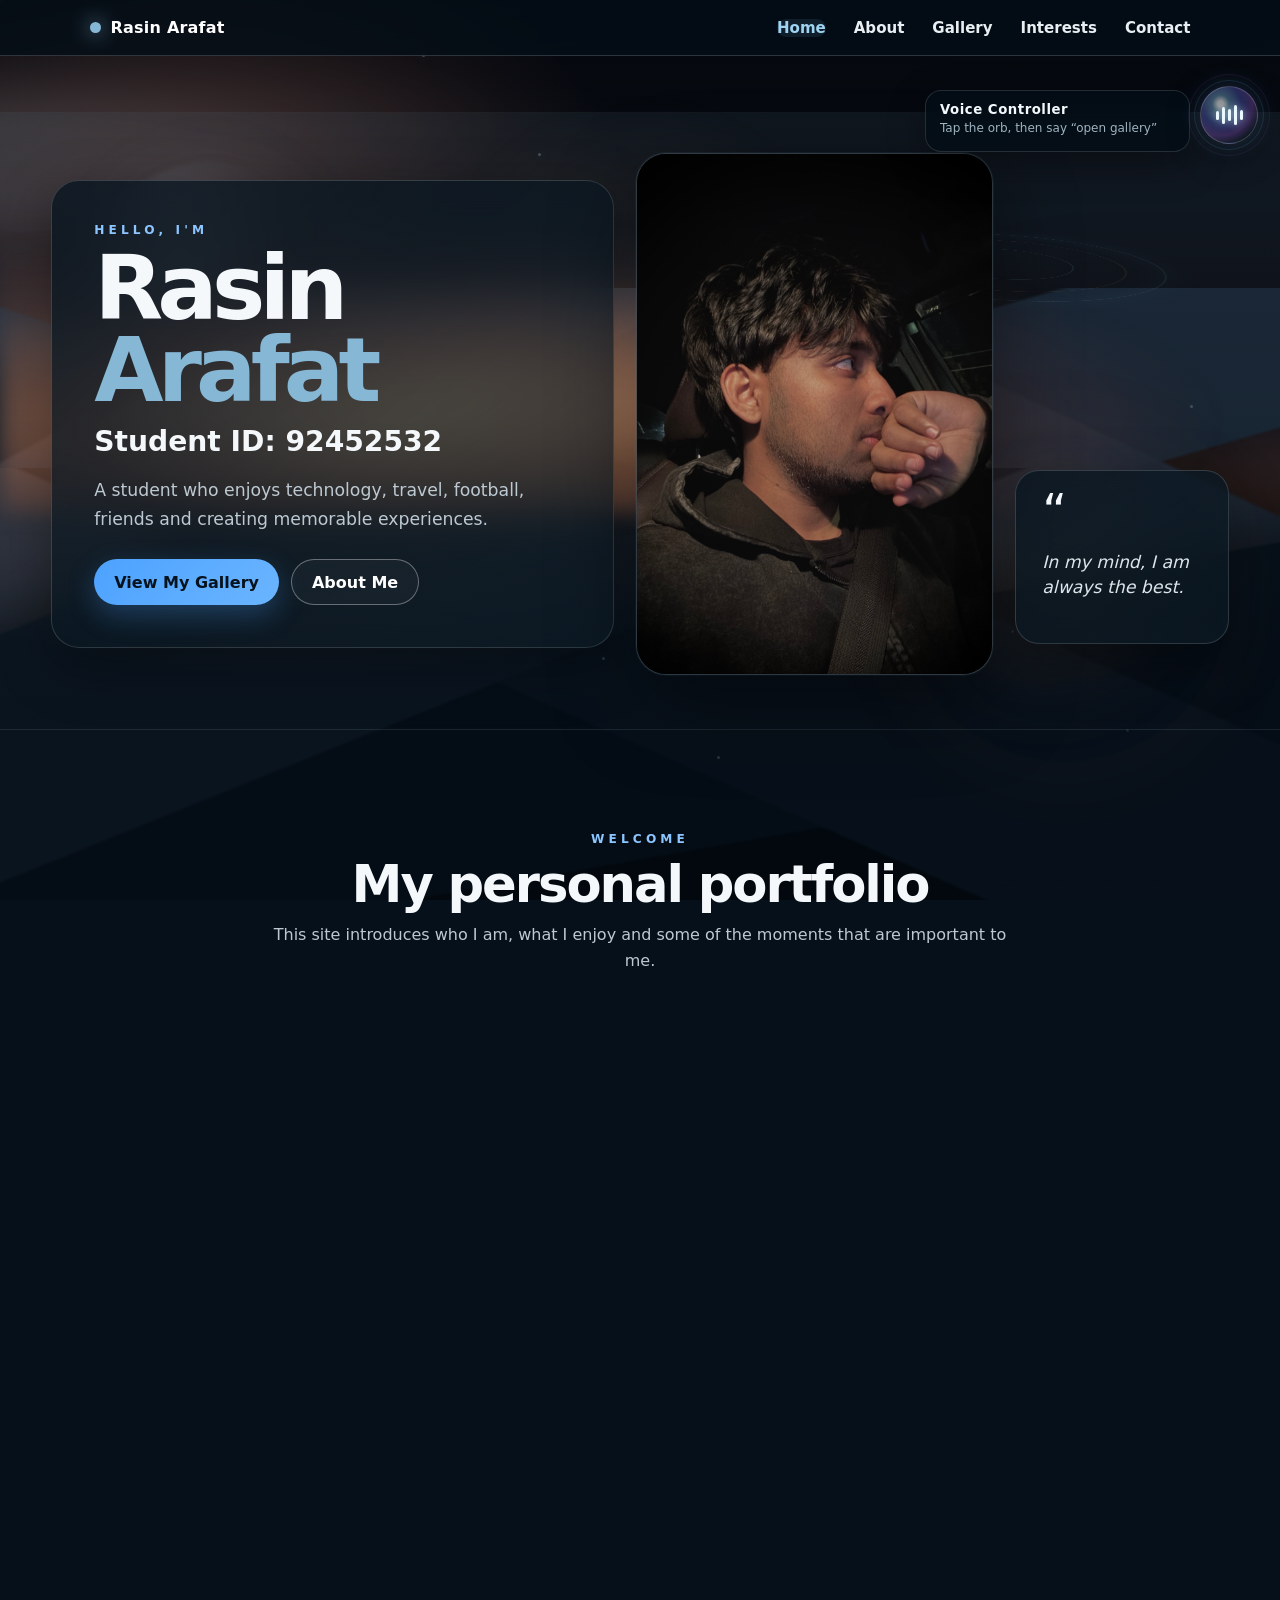
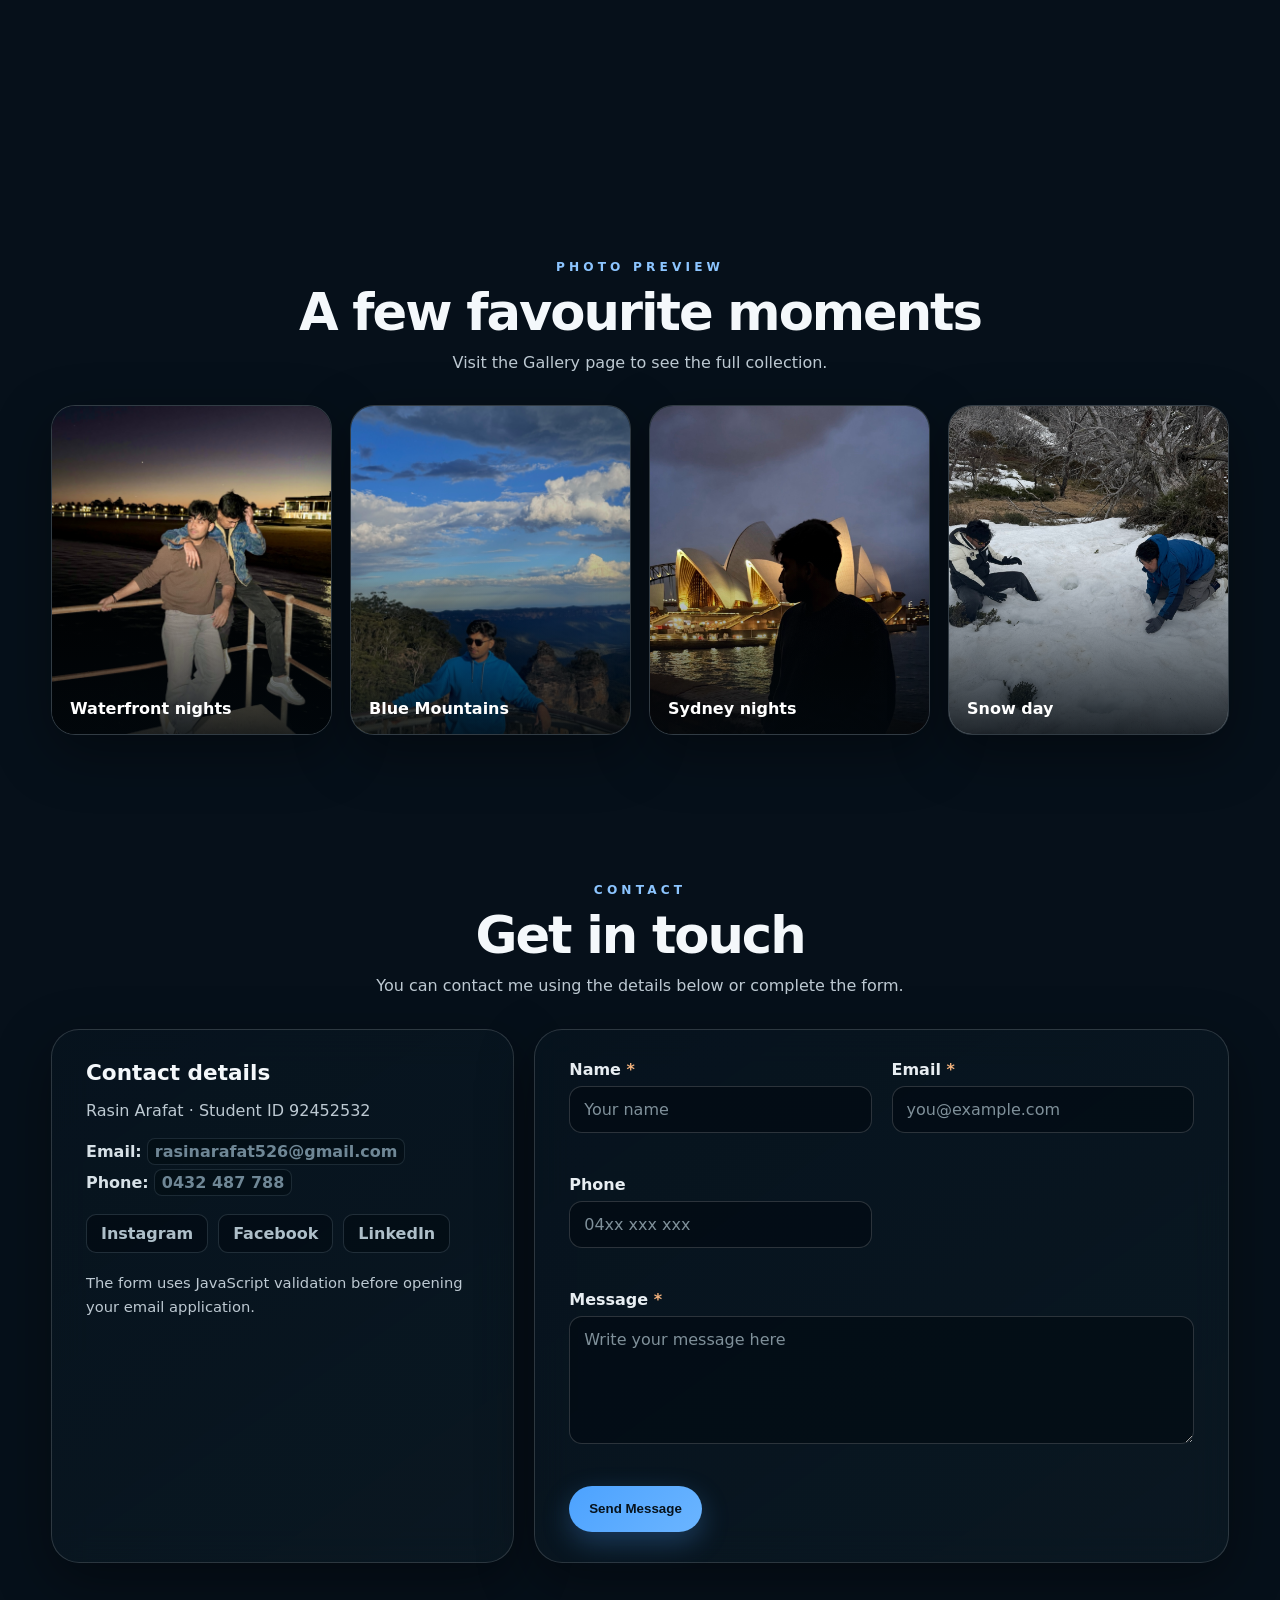
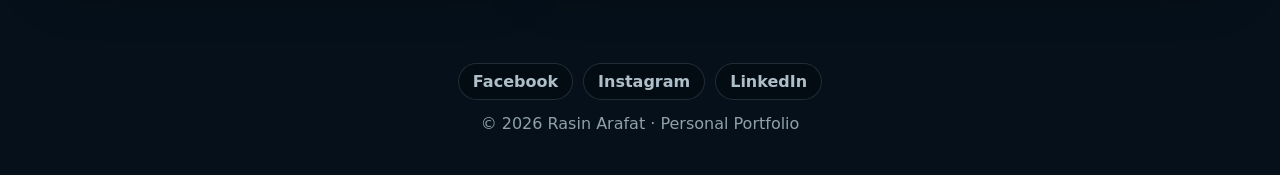
<file: index.html>
<!DOCTYPE html>
<html lang="en">
<head>
  <meta charset="UTF-8">
  <meta name="viewport" content="width=device-width, initial-scale=1.0">
  <meta name="description" content="Rasin Arafat personal portfolio website featuring student life, interests and favourite moments.">
  <title>Rasin Arafat | Home</title>
  <link rel="stylesheet" href="style.css">
</head>
<body>
  <div class="ambient-bg" aria-hidden="true"><span class="live-cloud cloud-a"></span><span class="live-cloud cloud-b"></span><span class="live-cloud cloud-c"></span><span class="live-glow"></span></div>

  <header>
    <nav class="topbar" aria-label="Main navigation">
      <a class="brand" href="index.html"><span class="brand-dot"></span>Rasin Arafat</a>
      <div class="nav-links">
        <a class="active" href="index.html">Home</a>
        <a href="about.html">About</a>
        <a href="gallery.html">Gallery</a>
        <a href="#interests">Interests</a>
        <a href="#contact">Contact</a>
      </div>
    </nav>
  </header>

  <main>
    <section class="hero" id="home">
      <div class="hero-copy glass">
        <p class="eyebrow">HELLO, I'M</p>
        <h1>Rasin <span>Arafat</span></h1>
        <h2>Student ID: 92452532</h2>
        <p class="intro">A student who enjoys technology, travel, football, friends and creating memorable experiences.</p>
        <div class="hero-actions">
          <a class="btn primary" href="gallery.html">View My Gallery</a>
          <a class="btn" href="about.html">About Me</a>
        </div>
      </div>

      <div class="hero-photo glass">
        <img src="images/IMG_3151.jpeg" alt="Portrait used on Rasin Arafat's portfolio home page">
      </div>

      <div class="quote glass">
        <span class="quote-mark">“</span>
        <p>In my mind, I am always the best.</p>
      </div>
    </section>

    <section class="section" id="welcome" aria-labelledby="welcome-title">
      <div class="section-heading">
        <p class="eyebrow">WELCOME</p>
        <h2 id="welcome-title">My personal portfolio</h2>
        <p>This site introduces who I am, what I enjoy and some of the moments that are important to me.</p>
      </div>
      <div class="about-grid">
        <article class="glass text-card">
          <h3>About this website</h3>
          <p>I created this portfolio to present myself in a simple and visual way. The pages use the same navigation, colour theme and layout so the website feels consistent from start to finish.</p>
        </article>
        <div class="glass stat-card"><strong>92452532</strong><span>Student ID</span></div>
        <div class="glass stat-card"><strong>Australia</strong><span>Student life</span></div>
      </div>
    </section>

    <section class="section" id="interests" aria-labelledby="interests-title">
      <div class="section-heading"><p class="eyebrow">INTERESTS</p><h2 id="interests-title">Things I enjoy</h2></div>
      <div class="interest-grid">
        <article class="glass interest-card"><span aria-hidden="true">⚽</span><h3>Football</h3><p>Playing football and following the game.</p></article>
        <article class="glass interest-card"><span aria-hidden="true">💻</span><h3>Technology</h3><p>Learning IT, coding and building websites.</p></article>
        <article class="glass interest-card"><span aria-hidden="true">🌿</span><h3>Travel</h3><p>Exploring nature, cities and new places.</p></article>
        <article class="glass interest-card"><span aria-hidden="true">📸</span><h3>Memories</h3><p>Keeping photos of important moments with friends.</p></article>
      </div>
    </section>

    <section class="section" id="moments" aria-labelledby="preview-title">
      <div class="section-heading">
        <p class="eyebrow">PHOTO PREVIEW</p>
        <h2 id="preview-title">A few favourite moments</h2>
        <p>Visit the Gallery page to see the full collection.</p>
      </div>
      <div class="preview-grid">
        <a class="preview-card" href="gallery.html"><img src="images/IMG_3555.jpeg" alt="Waterfront night memory"><span>Waterfront nights</span></a>
        <a class="preview-card" href="gallery.html"><img src="images/IMG_1267.jpeg" alt="Blue Mountains memory"><span>Blue Mountains</span></a>
        <a class="preview-card" href="gallery.html"><img src="images/IMG_0525.jpeg" alt="Sydney Opera House at night"><span>Sydney nights</span></a>
        <a class="preview-card" href="gallery.html"><img src="images/IMG_8221.jpeg" alt="Snow day memory"><span>Snow day</span></a>
      </div>
    </section>

    <section class="section" id="contact" aria-labelledby="contact-title">
      <div class="section-heading">
        <p class="eyebrow">CONTACT</p>
        <h2 id="contact-title">Get in touch</h2>
        <p>You can contact me using the details below or complete the form.</p>
      </div>

      <div class="contact-layout">
        <div class="contact-card glass contact-details">
          <div>
            <h3>Contact details</h3>
            <p>Rasin Arafat · Student ID 92452532</p>
            <p><strong>Email:</strong> <a href="mailto:rasinarafat526@gmail.com">rasinarafat526@gmail.com</a><br><strong>Phone:</strong> <a href="tel:0432487788">0432 487 788</a></p>
            <div class="social-links" aria-label="Social media links">
              <a href="https://www.instagram.com/rasin_ur" target="_blank" rel="noopener noreferrer">Instagram</a>
              <a href="https://www.facebook.com/rasin.arafat.2025/" target="_blank" rel="noopener noreferrer">Facebook</a>
              <a href="https://www.linkedin.com/in/rasin-arafat-82819b437/" target="_blank" rel="noopener noreferrer">LinkedIn</a>
            </div>
            <p class="contact-note">The form uses JavaScript validation before opening your email application.</p>
          </div>
        </div>

        <form class="contact-form glass" id="contactForm" novalidate>
          <div class="form-row">
            <label for="contactName">Name <span>*</span></label>
            <input id="contactName" name="name" type="text" autocomplete="name" placeholder="Your name" required>
            <small class="form-error" id="nameError"></small>
          </div>

          <div class="form-row">
            <label for="contactEmail">Email <span>*</span></label>
            <input id="contactEmail" name="email" type="email" autocomplete="email" placeholder="you@example.com" required>
            <small class="form-error" id="emailError"></small>
          </div>

          <div class="form-row">
            <label for="contactPhone">Phone</label>
            <input id="contactPhone" name="phone" type="tel" autocomplete="tel" placeholder="04xx xxx xxx">
            <small class="form-error" id="phoneError"></small>
          </div>

          <div class="form-row">
            <label for="contactMessage">Message <span>*</span></label>
            <textarea id="contactMessage" name="message" rows="5" placeholder="Write your message here" required></textarea>
            <small class="form-error" id="messageError"></small>
          </div>

          <button class="btn primary form-submit" type="submit">Send Message</button>
          <p class="form-status" id="formStatus" role="status" aria-live="polite"></p>
        </form>
      </div>
    </section>
  </main>

  <footer>
    <div class="footer-socials" aria-label="Social media links">
      <a href="https://www.facebook.com/rasin.arafat.2025/" target="_blank" rel="noopener noreferrer">Facebook</a>
      <a href="https://www.instagram.com/rasin_ur" target="_blank" rel="noopener noreferrer">Instagram</a>
      <a href="https://www.linkedin.com/in/rasin-arafat-82819b437/" target="_blank" rel="noopener noreferrer">LinkedIn</a>
    </div>
    <div>© 2026 Rasin Arafat · Personal Portfolio</div>
  </footer>
  <script src="script.js"></script>
</body>
</html>
</file>
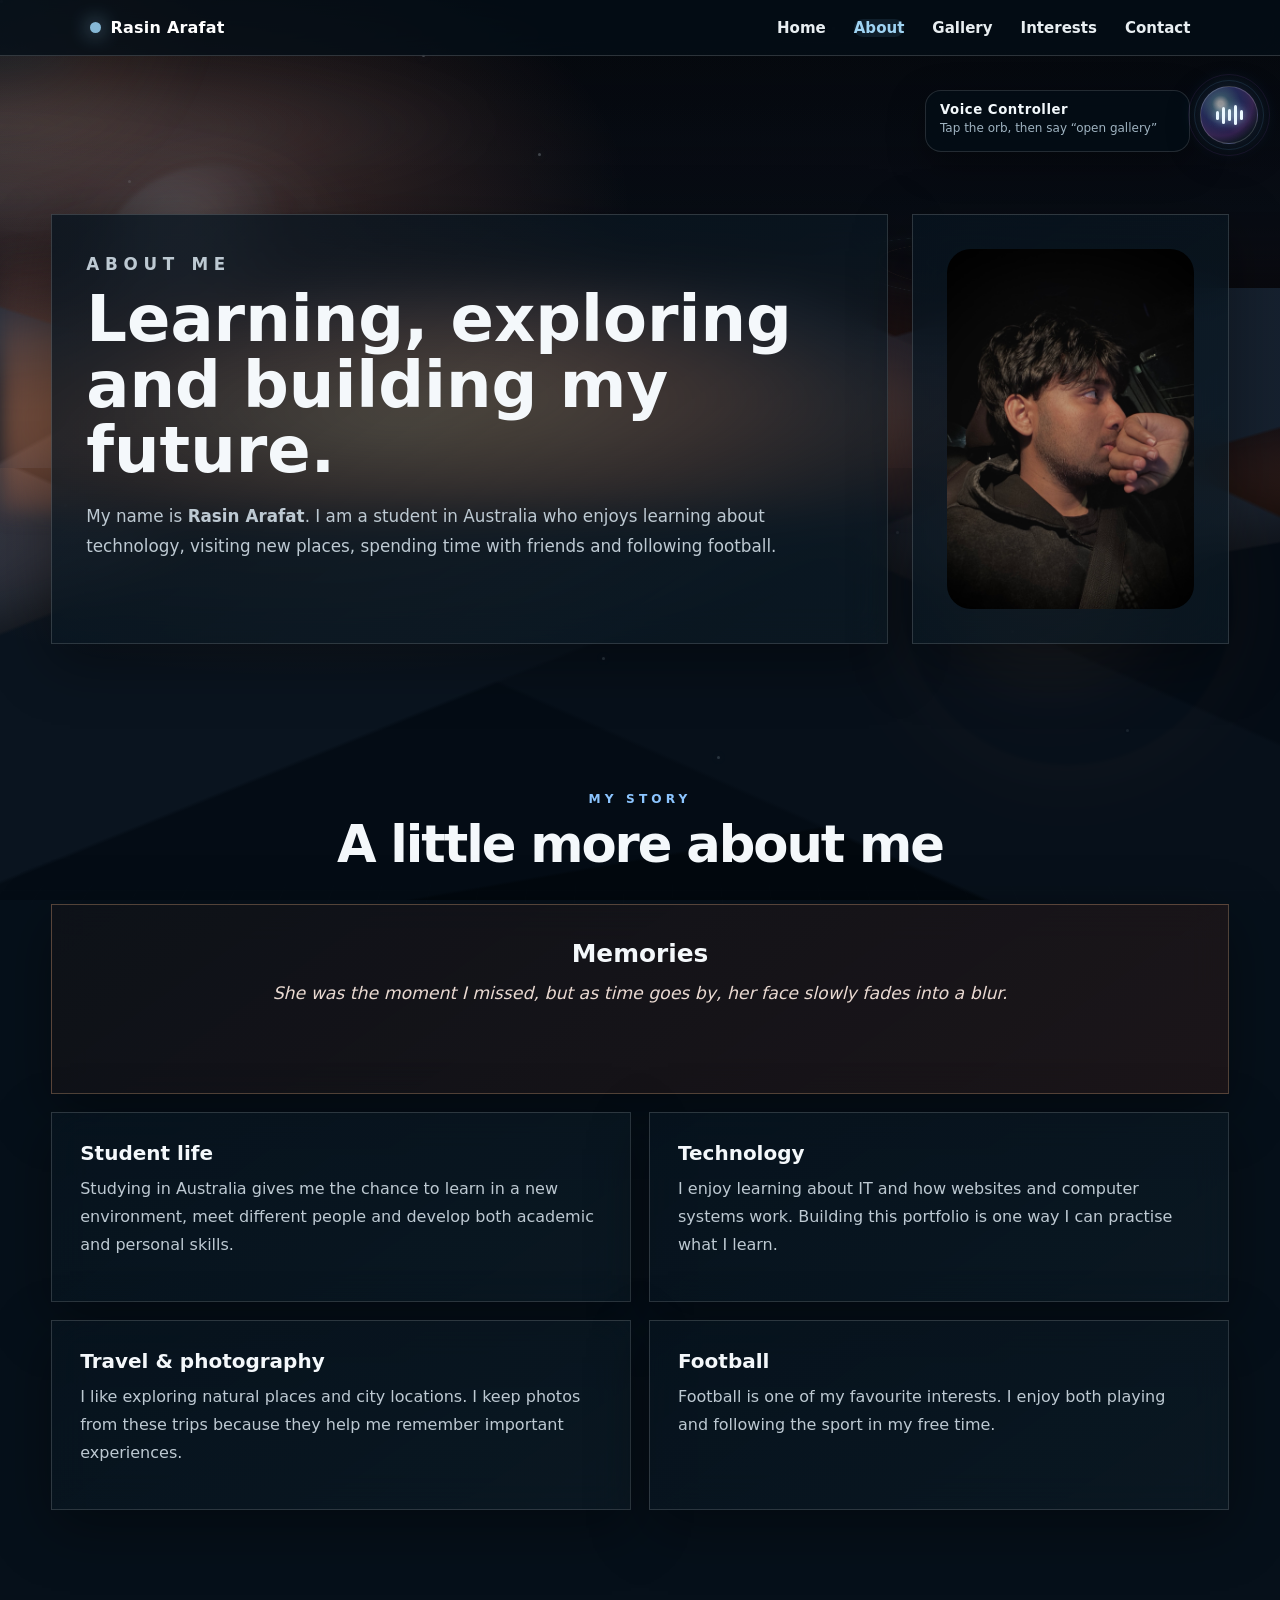
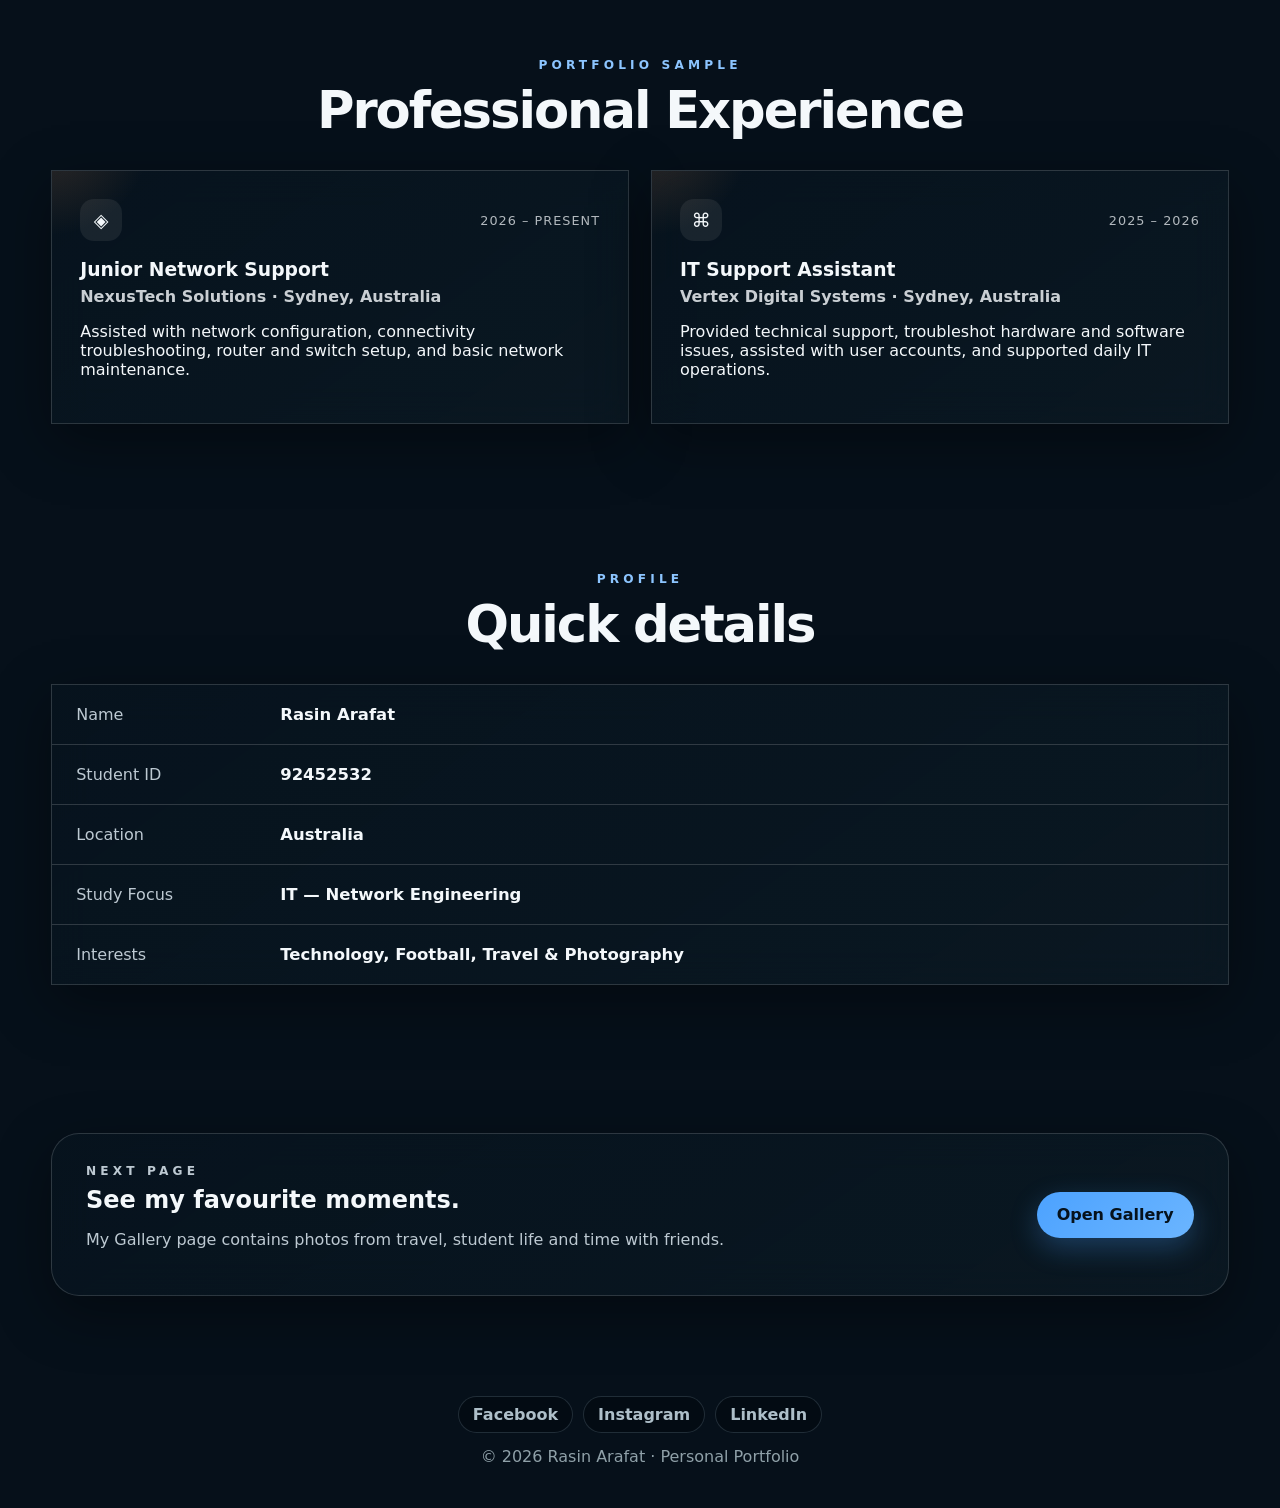
<file: about.html>
<!DOCTYPE html>
<html lang="en">
<head>
  <meta charset="UTF-8">
  <meta name="viewport" content="width=device-width, initial-scale=1.0">
  <meta name="description" content="About Rasin Arafat - student life, interests, learning and goals.">
  <title>Rasin Arafat | About</title>
  <link rel="stylesheet" href="style.css">
</head>
<body>
  <div class="ambient-bg" aria-hidden="true"><span class="live-cloud cloud-a"></span><span class="live-cloud cloud-b"></span><span class="live-cloud cloud-c"></span><span class="live-glow"></span></div>

  <header>
    <nav class="topbar" aria-label="Main navigation">
      <a class="brand" href="index.html"><span class="brand-dot"></span>Rasin Arafat</a>
      <div class="nav-links">
        <a href="index.html">Home</a>
        <a class="active" href="about.html">About</a>
        <a href="gallery.html">Gallery</a>
        <a href="index.html#interests">Interests</a>
        <a href="index.html#contact">Contact</a>
      </div>
    </nav>
  </header>

  <main class="page-main">
    <section class="page-hero section" id="about-intro">
      <div class="page-hero-copy glass">
        <p class="eyebrow">ABOUT ME</p>
        <h1>Learning, exploring and building my future.</h1>
        <p>My name is <strong>Rasin Arafat</strong>. I am a student in Australia who enjoys learning about technology, visiting new places, spending time with friends and following football.</p>
      </div>
      <div class="page-portrait glass">
        <img src="images/IMG_3151.jpeg" alt="Portrait on Rasin Arafat's about page">
      </div>
    </section>

    <section class="section" id="story" aria-labelledby="story-title">
      <div class="section-heading">
        <p class="eyebrow">MY STORY</p>
        <h2 id="story-title">A little more about me</h2>
      </div>
      <div class="story-grid">
        <article class="glass info-card memories-card">
          <h3>Memories</h3>
          <p>She was the moment I missed, but as time goes by, her face slowly fades into a blur.</p>
        </article>
        <article class="glass info-card">
          <h3>Student life</h3>
          <p>Studying in Australia gives me the chance to learn in a new environment, meet different people and develop both academic and personal skills.</p>
        </article>
        <article class="glass info-card">
          <h3>Technology</h3>
          <p>I enjoy learning about IT and how websites and computer systems work. Building this portfolio is one way I can practise what I learn.</p>
        </article>
        <article class="glass info-card">
          <h3>Travel & photography</h3>
          <p>I like exploring natural places and city locations. I keep photos from these trips because they help me remember important experiences.</p>
        </article>
        <article class="glass info-card">
          <h3>Football</h3>
          <p>Football is one of my favourite interests. I enjoy both playing and following the sport in my free time.</p>
        </article>
      </div>
    </section>

    <section class="section" id="experience" aria-labelledby="experience-title">
      <div class="section-heading">
        <p class="eyebrow">PORTFOLIO SAMPLE</p>
        <h2 id="experience-title">Professional Experience</h2>
      </div>
      <div class="experience-grid">
        <article class="glass experience-card">
          <div class="experience-top"><span class="experience-icon">◈</span><span class="experience-date">2026 – Present</span></div>
          <h3>Junior Network Support</h3>
          <p class="experience-company">NexusTech Solutions · Sydney, Australia</p>
          <p>Assisted with network configuration, connectivity troubleshooting, router and switch setup, and basic network maintenance.</p>
        </article>
        <article class="glass experience-card">
          <div class="experience-top"><span class="experience-icon">⌘</span><span class="experience-date">2025 – 2026</span></div>
          <h3>IT Support Assistant</h3>
          <p class="experience-company">Vertex Digital Systems · Sydney, Australia</p>
          <p>Provided technical support, troubleshot hardware and software issues, assisted with user accounts, and supported daily IT operations.</p>
        </article>
      </div>
    </section>

    <section class="section" id="profile" aria-labelledby="details-title">
      <div class="section-heading"><p class="eyebrow">PROFILE</p><h2 id="details-title">Quick details</h2></div>
      <div class="profile-table glass">
        <div><span>Name</span><strong>Rasin Arafat</strong></div>
        <div><span>Student ID</span><strong>92452532</strong></div>
        <div><span>Location</span><strong>Australia</strong></div>
        <div><span>Study Focus</span><strong>IT — Network Engineering</strong></div>
        <div><span>Interests</span><strong>Technology, Football, Travel & Photography</strong></div>
      </div>
    </section>

    <section class="section">
      <div class="contact-card glass">
        <div>
          <p class="eyebrow">NEXT PAGE</p>
          <h2>See my favourite moments.</h2>
          <p>My Gallery page contains photos from travel, student life and time with friends.</p>
        </div>
        <a class="btn primary" href="gallery.html">Open Gallery</a>
      </div>
    </section>
  </main>

  <footer>
    <div class="footer-socials" aria-label="Social media links">
      <a href="https://www.facebook.com/rasin.arafat.2025/" target="_blank" rel="noopener noreferrer">Facebook</a>
      <a href="https://www.instagram.com/rasin_ur" target="_blank" rel="noopener noreferrer">Instagram</a>
      <a href="https://www.linkedin.com/in/rasin-arafat-82819b437/" target="_blank" rel="noopener noreferrer">LinkedIn</a>
    </div>
    <div>© 2026 Rasin Arafat · Personal Portfolio</div>
  </footer>
  <script src="script.js"></script>
</body>
</html>
</file>
<file: style.css>
:root {
  --bg: #07101a;
  --ink: #f4f8fb;
  --muted: #bdc9d2;
  --blue: #86b8d6;
  --line: rgba(255,255,255,.16);
  --glass: rgba(7,18,28,.62);
  --shadow: 0 18px 55px rgba(0,0,0,.38);
}
*{box-sizing:border-box}
html{scroll-behavior:smooth}
body{margin:0;color:var(--ink);font-family:Inter,ui-sans-serif,system-ui,-apple-system,BlinkMacSystemFont,"Segoe UI",sans-serif;background:#06101a;overflow-x:hidden;position:relative}

/* LOW-LIGHT WARM MOUNTAIN BACKGROUND - sunset glow, not bright */
body::before{content:"";position:fixed;inset:0;z-index:-4;background:
  linear-gradient(180deg,#111722 0%,#1b202b 24%,#382d31 48%,#8a5b43 64%,#08111b 100%);
}
body::after{content:"";position:fixed;z-index:-2;left:0;right:0;top:23vh;height:34vh;pointer-events:none;background:
  radial-gradient(ellipse at 34% 70%,rgba(255,194,132,.68) 0%,rgba(232,137,91,.38) 28%,transparent 63%);
  filter:blur(12px);
}
.ambient-bg{position:fixed;inset:0;z-index:-3;pointer-events:none;overflow:hidden;background:
  radial-gradient(ellipse at 18% 24%,rgba(206,127,102,.18),transparent 30%),
  linear-gradient(180deg,rgba(18,22,30,.16),rgba(7,15,23,.34));
}
/* distant mountain range - blue-grey and clearly visible */
.ambient-bg::before{content:"";position:absolute;left:-8%;right:-8%;bottom:18vh;height:50vh;background:
  linear-gradient(151deg,transparent 0 18%,rgba(40,48,62,.98) 18.4% 35%,transparent 35.4%),
  linear-gradient(205deg,transparent 0 24%,rgba(29,39,53,.99) 24.4% 46%,transparent 46.4%),
  linear-gradient(164deg,transparent 0 38%,rgba(22,33,47,.99) 38.4% 61%,transparent 61.4%),
  linear-gradient(198deg,transparent 0 50%,rgba(15,27,40,1) 50.4% 72%,transparent 72.4%);
  filter:drop-shadow(0 -10px 22px rgba(0,0,0,.24));opacity:1;
}
/* darker foreground mountains with subtle warm rim light */
.ambient-bg::after{content:"";position:absolute;left:-10%;right:-10%;bottom:-3vh;height:51vh;background:
  radial-gradient(ellipse at 28% 3%,rgba(220,145,105,.16),transparent 31%),
  linear-gradient(158deg,transparent 0 20%,rgba(10,20,31,1) 20.4% 43%,transparent 43.4%),
  linear-gradient(204deg,transparent 0 29%,rgba(7,16,26,1) 29.4% 54%,transparent 54.4%),
  linear-gradient(170deg,transparent 0 44%,rgba(4,12,21,1) 44.4% 72%,transparent 72.4%),
  linear-gradient(180deg,transparent 0 57%,rgba(2,8,14,1) 58% 100%);
  filter:drop-shadow(0 -14px 28px rgba(0,0,0,.34));
}
.topbar{position:sticky;top:0;z-index:50;display:flex;justify-content:space-between;align-items:center;padding:18px clamp(22px,7vw,100px);background:rgba(5,15,24,.78);backdrop-filter:blur(18px);border-bottom:1px solid var(--line)}
.brand{display:flex;align-items:center;gap:10px;color:white;text-decoration:none;font-weight:800;letter-spacing:.2px}.brand-dot{width:11px;height:11px;border-radius:50%;background:var(--blue);box-shadow:0 0 20px var(--blue)}
.nav-links{display:flex;gap:28px}.nav-links a{color:#e8eef1;text-decoration:none;font-weight:600;font-size:.94rem}.nav-links a:hover{color:var(--blue)}
main{width:min(1180px,92%);margin:auto}.glass{background:linear-gradient(145deg,rgba(7,20,31,.78),rgba(13,28,38,.64));border:1px solid rgba(255,255,255,.15);box-shadow:var(--shadow);backdrop-filter:blur(18px)}
.hero{min-height:78vh;display:grid;grid-template-columns:1.45fr .92fr .55fr;gap:22px;align-items:center;padding:58px 0 44px;position:relative}
.hero::before{content:"";position:absolute;inset:8% -10% 4%;z-index:-1;border-radius:42px;background:linear-gradient(180deg,rgba(73,103,120,.14),rgba(12,25,34,.10));border:1px solid rgba(255,255,255,.05)}
.hero-copy{padding:42px;border-radius:28px}.eyebrow{margin:0 0 8px;color:#8cc5ff;letter-spacing:.34em;font-size:.76rem;font-weight:800}.hero h1{font-size:clamp(3rem,7vw,6.1rem);line-height:.92;margin:10px 0 14px;letter-spacing:-.065em}.hero h1 span{color:var(--blue)}.hero h2{font-size:clamp(1.25rem,2.2vw,1.8rem);margin:0 0 14px}.intro{color:var(--muted);font-size:1.08rem;max-width:640px;line-height:1.7}.hero-actions{display:flex;gap:12px;flex-wrap:wrap;margin-top:25px}.btn{display:inline-flex;align-items:center;justify-content:center;min-height:46px;padding:0 20px;border-radius:999px;border:1px solid rgba(255,255,255,.35);color:white;text-decoration:none;font-weight:800;background:rgba(255,255,255,.03);transition:.2s}.btn:hover{transform:translateY(-2px);border-color:white}.btn.primary{background:linear-gradient(135deg,#4ca2ff,#6bb5ff);color:#06121c;border:0;box-shadow:0 10px 28px rgba(76,162,255,.28)}
.hero-photo{border-radius:30px;overflow:hidden;min-height:520px}.hero-photo img{width:100%;height:520px;object-fit:cover;display:block}.quote{align-self:end;padding:26px;border-radius:24px;margin-bottom:70px}.quote-mark{font-size:3rem;line-height:.6}.quote p{font-size:1.08rem;line-height:1.45;color:#dbe6eb;font-style:italic}
.section{padding:74px 0}.section-heading{text-align:center;max-width:760px;margin:0 auto 30px}.section-heading h2{font-size:clamp(2rem,4vw,3.2rem);margin:5px 0 8px;letter-spacing:-.04em}.section-heading>p:last-child{color:var(--muted);margin:0;line-height:1.6}.about-grid{display:grid;grid-template-columns:2fr 1fr 1fr;gap:18px}.text-card,.stat-card{border-radius:24px;padding:28px}.text-card{font-size:1.05rem;line-height:1.8;color:#d6e1e6}.stat-card{display:flex;flex-direction:column;justify-content:center;text-align:center}.stat-card strong{font-size:2rem;color:#9fd0ff}.stat-card span{color:var(--muted);margin-top:5px}
.gallery-section{padding-top:82px}.carousel-wrap{display:grid;grid-template-columns:52px 1fr 52px;gap:14px;align-items:center}.carousel-viewport{overflow:hidden}.carousel-track{display:flex;gap:16px;transition:transform .65s cubic-bezier(.22,.61,.36,1);will-change:transform}.photo-card{position:relative;flex:0 0 calc((100% - 48px)/4);height:320px;padding:0;border:0;border-radius:24px;overflow:hidden;background:#0b1720;cursor:pointer;box-shadow:0 14px 34px rgba(0,0,0,.32)}.photo-card img{width:100%;height:100%;object-fit:cover;display:block;transition:transform .4s}.photo-card::after{content:attr(data-caption);position:absolute;left:12px;bottom:12px;background:rgba(4,11,13,.72);border:1px solid rgba(255,255,255,.18);backdrop-filter:blur(10px);padding:8px 11px;border-radius:999px;color:white;font-weight:700;font-size:.8rem}.photo-card:hover img{transform:scale(1.04)}.carousel-btn{width:46px;height:46px;border-radius:50%;border:1px solid rgba(255,255,255,.22);background:rgba(7,23,33,.76);color:white;font-size:2rem;cursor:pointer;backdrop-filter:blur(10px)}.carousel-btn:hover{background:#1a4258}.carousel-dots{display:flex;justify-content:center;gap:8px;margin-top:22px}.carousel-dots button{width:8px;height:8px;padding:0;border:0;border-radius:50%;background:#65757d;cursor:pointer}.carousel-dots button.active{width:24px;border-radius:999px;background:var(--blue)}.gallery-note{text-align:center;color:#aebdc3;font-style:italic;margin-top:17px}
.interest-grid{display:grid;grid-template-columns:repeat(4,1fr);gap:16px}.interest-card{border-radius:22px;padding:24px}.interest-card span{font-size:2rem}.interest-card h3{margin:12px 0 6px}.interest-card p{margin:0;color:var(--muted);line-height:1.6}.contact-card{border-radius:28px;padding:30px 34px;display:flex;justify-content:space-between;gap:24px;align-items:center}.contact-card h2{margin:5px 0 8px}.contact-card p{color:var(--muted)}footer{text-align:center;color:#8fa0a8;padding:26px 20px 42px}
.lightbox{position:fixed;inset:0;z-index:1000;display:none;align-items:center;justify-content:center;background:rgba(0,0,0,.9);backdrop-filter:blur(12px);padding:28px}.lightbox.open{display:flex}.lightbox figure{margin:0;max-width:min(1100px,88vw);max-height:90vh;text-align:center}.lightbox img{max-width:100%;max-height:82vh;object-fit:contain;border-radius:18px;box-shadow:0 24px 80px rgba(0,0,0,.7)}.lightbox figcaption{margin-top:12px;color:#e7eef1}.lightbox-close,.lightbox-nav{position:absolute;border:0;background:rgba(15,28,32,.78);color:white;cursor:pointer;border-radius:50%;backdrop-filter:blur(10px)}.lightbox-close{top:24px;right:24px;width:48px;height:48px;font-size:2rem}.lightbox-nav{top:50%;transform:translateY(-50%);width:52px;height:52px;font-size:2.3rem}.lb-prev{left:24px}.lb-next{right:24px}
@media(max-width:980px){.nav-links{gap:15px}.hero{grid-template-columns:1.25fr .75fr}.quote{display:none}.hero-photo,.hero-photo img{min-height:430px;height:430px}.about-grid{grid-template-columns:1fr 1fr}.text-card{grid-column:1/-1}.photo-card{flex-basis:calc((100% - 32px)/3);height:300px}.interest-grid{grid-template-columns:1fr 1fr}}
@media(max-width:700px){.topbar{padding:14px 18px}.nav-links{display:none}main{width:min(94%,700px)}.hero{grid-template-columns:1fr;min-height:auto;padding-top:30px}.hero-copy{padding:28px 22px}.hero-photo{min-height:420px}.hero-photo img{height:420px}.about-grid{grid-template-columns:1fr}.text-card{grid-column:auto}.carousel-wrap{grid-template-columns:38px 1fr 38px;gap:8px}.carousel-btn{width:38px;height:38px}.photo-card{flex-basis:100%;height:390px}.interest-grid{grid-template-columns:1fr}.contact-card{align-items:flex-start;flex-direction:column}.section{padding:56px 0}.lightbox-nav{display:none}}


/* LIVE CINEMATIC SKY: slow moving clouds + warm light pulse */
.live-cloud{position:absolute;left:-40vw;width:78vw;height:18vh;border-radius:50%;pointer-events:none;opacity:.28;filter:blur(20px);background:radial-gradient(ellipse at center,rgba(207,199,200,.50) 0%,rgba(123,118,132,.24) 45%,transparent 72%);mix-blend-mode:screen;will-change:transform,opacity}
.cloud-a{top:5vh;animation:cloudDriftA 10s linear infinite}
.cloud-b{top:15vh;width:64vw;height:14vh;opacity:.14;animation:cloudDriftB 14s linear infinite -12s}
.cloud-c{top:28vh;width:84vw;height:16vh;opacity:.11;animation:cloudDriftC 18s linear infinite -26s}
.live-glow{position:absolute;left:8%;top:30vh;width:58vw;height:24vh;border-radius:50%;pointer-events:none;background:radial-gradient(ellipse at center,rgba(255,188,123,.52) 0%,rgba(231,130,85,.28) 35%,transparent 72%);filter:blur(22px);animation:sunsetBreathe 3s ease-in-out infinite alternate;mix-blend-mode:screen}
@keyframes cloudDriftA{0%{transform:translateX(-20vw) scale(1);opacity:.13}50%{opacity:.24}100%{transform:translateX(150vw) scale(1.08);opacity:.10}}
@keyframes cloudDriftB{0%{transform:translateX(-5vw) translateY(0);opacity:.09}50%{opacity:.17}100%{transform:translateX(155vw) translateY(2vh);opacity:.07}}
@keyframes cloudDriftC{0%{transform:translateX(-30vw);opacity:.08}50%{opacity:.14}100%{transform:translateX(145vw);opacity:.06}}
@keyframes sunsetBreathe{from{transform:scale(.94);opacity:.55}to{transform:scale(1.08);opacity:.92}}
@media (prefers-reduced-motion: reduce){.live-cloud,.live-glow{animation:none!important}}

/* Faster visible atmospheric motion */
.live-fog{position:absolute;left:-30vw;bottom:12vh;width:80vw;height:12vh;border-radius:50%;pointer-events:none;background:radial-gradient(ellipse,rgba(210,220,220,.16),transparent 70%);filter:blur(18px);animation:fogDrift 8s linear infinite;will-change:transform;opacity:.5}
@keyframes fogDrift{0%{transform:translateX(-20vw)}100%{transform:translateX(160vw)}}

/* ===== Multi-page portfolio additions ===== */
.nav-links a.active{color:#9fd3f2;background:rgba(122,189,228,.10);border-radius:999px}
.page-main{padding-top:84px}
.page-hero{display:grid;grid-template-columns:minmax(0,1.45fr) minmax(260px,.55fr);gap:24px;align-items:stretch}
.page-hero-copy,.page-portrait{padding:34px}
.page-hero-copy h1{font-size:clamp(2.25rem,5vw,4.7rem);line-height:1.02;margin:8px 0 18px;max-width:850px}
.page-hero-copy p{max-width:760px;color:var(--muted);font-size:1.05rem;line-height:1.8}
.page-portrait{display:flex;align-items:center;justify-content:center;min-height:430px}
.page-portrait img{width:100%;height:100%;max-height:500px;object-fit:cover;object-position:center 25%;border-radius:24px;display:block}
.story-grid{display:grid;grid-template-columns:repeat(2,minmax(0,1fr));gap:18px}
.info-card{padding:28px;min-height:190px}
.info-card h3{font-size:1.25rem;margin:0 0 10px}
.info-card p{margin:0;color:var(--muted);line-height:1.75}
.profile-table{overflow:hidden}
.profile-table>div{display:grid;grid-template-columns:180px 1fr;gap:24px;padding:20px 24px;border-bottom:1px solid var(--line);align-items:center}
.profile-table>div:last-child{border-bottom:0}
.profile-table span{color:var(--muted)}
.profile-table strong{font-size:1.03rem}
.preview-grid{display:grid;grid-template-columns:repeat(4,minmax(0,1fr));gap:18px}
.preview-card{position:relative;overflow:hidden;border-radius:24px;min-height:330px;border:1px solid var(--line);box-shadow:var(--shadow);text-decoration:none;background:#0b1720}
.preview-card img{width:100%;height:100%;position:absolute;inset:0;object-fit:cover;transition:transform .35s ease}
.preview-card::after{content:"";position:absolute;inset:45% 0 0;background:linear-gradient(transparent,rgba(2,8,13,.85))}
.preview-card span{position:absolute;z-index:2;left:18px;bottom:16px;color:#fff;font-weight:800}
.preview-card:hover img{transform:scale(1.04)}
.gallery-section .section-heading h1{font-size:clamp(2.25rem,5vw,4.3rem);margin:6px 0 10px}

@media (max-width:980px){
  .page-hero{grid-template-columns:1fr}
  .page-portrait{min-height:380px}
  .preview-grid{grid-template-columns:repeat(2,minmax(0,1fr))}
}
@media (max-width:700px){
  .page-main{padding-top:72px}
  .story-grid{grid-template-columns:1fr}
  .profile-table>div{grid-template-columns:1fr;gap:6px}
  .preview-grid{grid-template-columns:1fr}
  .preview-card{min-height:380px}
  .page-hero-copy,.page-portrait{padding:22px}
}


/* ===== Stronger dark/light cinematic background ===== */
body::before{background:linear-gradient(180deg,#05080d 0%,#0b1019 23%,#211a20 45%,#6f412f 63%,#02070c 100%)}
body::after{background:radial-gradient(ellipse at 31% 70%,rgba(255,205,145,.88) 0%,rgba(244,145,92,.52) 25%,rgba(143,70,56,.20) 46%,transparent 66%);filter:blur(10px)}
.ambient-bg{background:radial-gradient(ellipse at 16% 23%,rgba(235,139,105,.23),transparent 28%),linear-gradient(180deg,rgba(2,5,10,.25),rgba(1,5,9,.48))}
.ambient-bg::before{filter:drop-shadow(0 -14px 28px rgba(0,0,0,.48));opacity:1}
.ambient-bg::after{filter:drop-shadow(0 -18px 34px rgba(0,0,0,.62))}
.live-cloud{opacity:.34;filter:blur(17px)}
.cloud-a{animation-duration:6s}.cloud-b{animation-duration:8s}.cloud-c{animation-duration:10s}
.live-glow{background:radial-gradient(ellipse at center,rgba(255,207,145,.72) 0%,rgba(242,139,85,.38) 34%,transparent 72%);filter:blur(18px);animation-duration:1.8s}
.live-fog{animation-duration:5s;opacity:.62}
.memories-card{grid-column:1/-1;text-align:center;padding:34px 38px;border-color:rgba(255,194,145,.28);background:linear-gradient(145deg,rgba(15,18,24,.88),rgba(37,24,25,.70))}
.memories-card h3{font-size:1.55rem;margin-bottom:10px}.memories-card p{font-size:1.08rem;font-style:italic;color:#e9d9d1;max-width:780px;margin:0 auto;line-height:1.75}

/* Darker contact details for stronger contrast */
.contact-card p strong{color:#d7e1e7}
.contact-card p a{
  color:#6f8796;
  font-weight:700;
  text-decoration:none;
  background:rgba(2,10,16,.42);
  border:1px solid rgba(124,151,166,.20);
  border-radius:8px;
  padding:3px 7px;
  display:inline-block;
  margin:2px 0;
}
.contact-card p a:hover{color:#9db2be;background:rgba(2,10,16,.62)}

/* ===== Contact form + JavaScript validation ===== */
.contact-layout{display:grid;grid-template-columns:minmax(0,.8fr) minmax(0,1.2fr);gap:20px;align-items:stretch}
.contact-details{height:100%;align-items:flex-start}
.contact-details h3{font-size:1.35rem;margin:0 0 10px}
.contact-note{font-size:.92rem;line-height:1.6;margin-top:18px}
.contact-form{border-radius:28px;padding:30px 34px;display:grid;grid-template-columns:1fr 1fr;gap:18px 20px}
.form-row{display:flex;flex-direction:column;gap:7px}
.form-row:nth-of-type(4){grid-column:1/-1}
.form-row label{font-weight:750;color:#e8eef2}
.form-row label span{color:#f2b27d}
.form-row input,.form-row textarea{width:100%;border:1px solid rgba(255,255,255,.16);background:rgba(2,10,16,.58);color:#f4f8fb;border-radius:13px;padding:13px 14px;font:inherit;outline:none;transition:border-color .2s,box-shadow .2s,background .2s}
.form-row textarea{resize:vertical;min-height:128px}
.form-row input::placeholder,.form-row textarea::placeholder{color:#7f909a}
.form-row input:focus,.form-row textarea:focus{border-color:#78b7dc;box-shadow:0 0 0 3px rgba(120,183,220,.12);background:rgba(3,13,20,.78)}
.form-row input.invalid,.form-row textarea.invalid{border-color:#ef9b8f;box-shadow:0 0 0 3px rgba(239,155,143,.10)}
.form-error{min-height:17px;color:#f1a69c;font-size:.8rem}
.form-submit{justify-self:start;border:0;cursor:pointer}
.form-status{align-self:center;margin:0;color:#a9cfe7;font-weight:700;min-height:20px}
.form-status.success{color:#add9bf}
@media(max-width:900px){.contact-layout{grid-template-columns:1fr}.contact-form{grid-template-columns:1fr}.form-row:nth-of-type(4){grid-column:auto}}
@media(max-width:700px){.contact-form{padding:24px 20px}.contact-details{padding:24px 20px}}

/* Social media links */
.social-links{display:flex;flex-wrap:wrap;gap:10px;margin-top:14px}
.social-links a{display:inline-flex;align-items:center;justify-content:center;padding:9px 14px;border-radius:10px;border:1px solid rgba(124,151,166,.24);background:rgba(2,10,16,.58);color:#aebfc9;text-decoration:none;font-weight:750;transition:transform .2s,background .2s,color .2s,border-color .2s}
.social-links a:hover{transform:translateY(-2px);background:rgba(8,24,34,.86);color:#eef5f8;border-color:rgba(145,183,204,.42)}

/* ===== Creative motion + 3D polish (design only) ===== */
:root{--mx:50%;--my:35%}
body{overflow-x:hidden}
.ambient-bg{perspective:900px;overflow:hidden}
.ambient-bg::before{animation:mountainDrift 12s ease-in-out infinite alternate;transform-origin:50% 100%}
.ambient-bg::after{animation:mountainDepth 16s ease-in-out infinite alternate;transform-origin:50% 100%}
.live-cloud{will-change:transform;mix-blend-mode:screen}
.cloud-a{animation-duration:13s!important}.cloud-b{animation-duration:17s!important}.cloud-c{animation-duration:21s!important}
.live-glow{animation-duration:4.5s!important}

/* subtle cursor-following light */
body>.cursor-aura{position:fixed;z-index:-1;left:0;top:0;width:440px;height:440px;border-radius:50%;pointer-events:none;background:radial-gradient(circle,rgba(130,201,239,.10),rgba(255,170,112,.05) 38%,transparent 70%);filter:blur(12px);transform:translate3d(calc(var(--cursor-x,50vw) - 220px),calc(var(--cursor-y,35vh) - 220px),0);transition:transform .18s ease-out}

/* 3D glass cards */
.glass,.preview-card,.photo-card{transform-style:preserve-3d;backface-visibility:hidden}
.hero-copy,.hero-photo,.quote,.interest-card,.text-card,.stat-card,.contact-card,.preview-card{transition:transform .22s ease,box-shadow .3s ease,border-color .3s ease}
.tilt-card{will-change:transform}
.tilt-card:hover{box-shadow:0 28px 70px rgba(0,0,0,.46),0 0 28px rgba(123,190,226,.09);border-color:rgba(167,213,238,.30)}
.hero-photo img{transition:transform .55s cubic-bezier(.2,.8,.2,1),filter .4s ease}
.hero-photo:hover img{transform:scale(1.045) translateZ(22px);filter:contrast(1.04) saturate(1.04)}
.interest-card>span{display:inline-block;transition:transform .35s cubic-bezier(.2,.8,.2,1)}
.interest-card:hover>span{transform:translateZ(34px) rotate(-8deg) scale(1.15)}

/* moving shine across important cards/buttons */
.hero-copy::after,.hero-photo::after,.interest-card::after,.contact-card::after{content:"";position:absolute;inset:0;border-radius:inherit;pointer-events:none;background:linear-gradient(115deg,transparent 25%,rgba(255,255,255,.055) 43%,rgba(255,255,255,.12) 50%,rgba(255,255,255,.045) 57%,transparent 74%);transform:translateX(-125%);transition:transform .75s ease}
.hero-copy:hover::after,.hero-photo:hover::after,.interest-card:hover::after,.contact-card:hover::after{transform:translateX(125%)}
.hero-copy,.hero-photo,.interest-card,.contact-card{position:relative;overflow:hidden}
.btn{position:relative;overflow:hidden;transform:translateZ(0);transition:transform .2s ease,box-shadow .25s ease,border-color .2s ease}
.btn:hover{transform:translateY(-3px) scale(1.015);box-shadow:0 12px 30px rgba(0,0,0,.28)}
.btn::after{content:"";position:absolute;top:-60%;left:-35%;width:24%;height:220%;background:rgba(255,255,255,.16);transform:rotate(24deg);transition:left .55s ease}.btn:hover::after{left:120%}

/* scroll reveal keeps content unchanged */
.reveal{opacity:0;transform:translateY(34px) scale(.985);filter:blur(5px);transition:opacity .8s ease,transform .8s cubic-bezier(.2,.75,.2,1),filter .8s ease}
.reveal.is-visible{opacity:1;transform:none;filter:none}

/* floating hero composition */
.hero-copy{animation:floatCard 6.5s ease-in-out infinite}
.hero-photo{animation:floatPhoto 7.5s ease-in-out infinite}
.quote{animation:floatQuote 5.8s ease-in-out infinite}

/* tiny stars / particles created by JS */
.motion-particles{position:fixed;inset:0;z-index:-1;pointer-events:none;overflow:hidden}
.motion-particles i{position:absolute;width:3px;height:3px;border-radius:50%;background:rgba(220,240,251,.48);box-shadow:0 0 10px rgba(155,211,241,.55);animation:particleFloat var(--dur) ease-in-out infinite alternate;opacity:var(--op)}

@keyframes floatCard{0%,100%{transform:translate3d(0,0,0)}50%{transform:translate3d(0,-7px,0)}}
@keyframes floatPhoto{0%,100%{transform:translate3d(0,0,0) rotate(.15deg)}50%{transform:translate3d(0,-11px,0) rotate(-.15deg)}}
@keyframes floatQuote{0%,100%{transform:translate3d(0,0,0)}50%{transform:translate3d(0,-6px,0)}}
@keyframes mountainDrift{0%{transform:translate3d(-1%,2%,0) scale(1.02)}100%{transform:translate3d(1%,-1%,35px) scale(1.055)}}
@keyframes mountainDepth{0%{transform:translate3d(1%,1%,0) scale(1.02)}100%{transform:translate3d(-1.5%,-1%,20px) scale(1.04)}}
@keyframes particleFloat{0%{transform:translate3d(-8px,12px,0) scale(.7);opacity:.12}100%{transform:translate3d(18px,-34px,0) scale(1.25);opacity:var(--op)}}

@media (prefers-reduced-motion:reduce){*,*::before,*::after{animation-duration:.001ms!important;animation-iteration-count:1!important;scroll-behavior:auto!important}.reveal{opacity:1;transform:none;filter:none}.cursor-aura,.motion-particles{display:none}}
@media(max-width:700px){.cursor-aura{display:none}.hero-copy,.hero-photo,.quote{animation:none}}

/* ===== Immersive 3D background upgrade ===== */
.depth-scene{position:fixed;inset:0;z-index:-1;pointer-events:none;overflow:hidden;perspective:1100px;transform-style:preserve-3d}
.depth-orb{position:absolute;border-radius:50%;filter:blur(2px);opacity:.42;will-change:transform}
.depth-orb.o1{width:240px;height:240px;left:7%;top:18%;background:radial-gradient(circle at 35% 30%,rgba(172,225,255,.38),rgba(57,105,147,.08) 48%,transparent 70%);box-shadow:0 0 80px rgba(115,190,232,.13);animation:orbOne 13s ease-in-out infinite alternate}
.depth-orb.o2{width:330px;height:330px;right:4%;top:48%;background:radial-gradient(circle at 45% 42%,rgba(255,174,116,.25),rgba(145,69,54,.06) 52%,transparent 72%);box-shadow:0 0 110px rgba(244,143,91,.12);animation:orbTwo 17s ease-in-out infinite alternate}
.depth-ring{position:absolute;width:310px;height:310px;right:10%;top:12%;border:1px solid rgba(164,217,246,.12);border-radius:50%;box-shadow:inset 0 0 40px rgba(113,191,235,.035),0 0 50px rgba(113,191,235,.04);transform:rotateX(68deg) rotateZ(15deg);animation:ringSpin 19s linear infinite}
.depth-ring::before,.depth-ring::after{content:"";position:absolute;border-radius:50%;inset:34px;border:1px solid rgba(255,183,130,.10)}
.depth-ring::after{inset:82px;border-color:rgba(158,218,250,.12)}
.shooting-star{position:absolute;width:110px;height:1px;background:linear-gradient(90deg,transparent,rgba(225,244,255,.65),transparent);opacity:0;transform:rotate(-24deg);filter:drop-shadow(0 0 5px rgba(173,222,248,.5));animation:shoot 9s ease-in-out infinite}
.shooting-star.s1{left:12%;top:18%;animation-delay:1s}.shooting-star.s2{left:62%;top:31%;animation-delay:5.2s}
.depth-grid{position:absolute;left:-15%;right:-15%;bottom:-20%;height:48%;background-image:linear-gradient(rgba(143,202,234,.055) 1px,transparent 1px),linear-gradient(90deg,rgba(143,202,234,.055) 1px,transparent 1px);background-size:62px 62px;transform:rotateX(69deg) translateZ(-40px);transform-origin:center bottom;mask-image:linear-gradient(to top,rgba(0,0,0,.72),transparent 78%);animation:gridBreathe 8s ease-in-out infinite alternate}

/* deeper motion on the existing landscape */
.ambient-bg{animation:sceneBreath 9s ease-in-out infinite alternate}
.live-fog{filter:blur(8px);animation-duration:8s!important}
.hero-photo,.photo-card{box-shadow:0 30px 85px rgba(0,0,0,.48),0 0 0 1px rgba(175,220,245,.06)}
.photo-card{transition:transform .35s cubic-bezier(.2,.8,.2,1),filter .35s ease,box-shadow .35s ease}
.photo-card:hover{transform:perspective(900px) translateY(-9px) translateZ(24px) rotateX(2deg);filter:saturate(1.08) contrast(1.04);box-shadow:0 35px 85px rgba(0,0,0,.52),0 0 34px rgba(123,190,226,.10)}

/* magnetic-feeling nav and social elements */
.site-nav a,.social-links a{transition:transform .22s ease,background .22s ease,color .22s ease,border-color .22s ease,text-shadow .22s ease}
.site-nav a:hover{transform:translateY(-2px) scale(1.04);text-shadow:0 0 18px rgba(169,220,248,.32)}
.social-links a:hover{transform:translateY(-4px) perspective(500px) rotateX(7deg);box-shadow:0 12px 28px rgba(0,0,0,.30)}

@keyframes orbOne{0%{transform:translate3d(-30px,20px,-40px) scale(.85)}100%{transform:translate3d(90px,-55px,90px) scale(1.15)}}
@keyframes orbTwo{0%{transform:translate3d(45px,55px,-70px) scale(.88)}100%{transform:translate3d(-95px,-35px,70px) scale(1.12)}}
@keyframes ringSpin{from{transform:rotateX(68deg) rotateZ(0deg)}to{transform:rotateX(68deg) rotateZ(360deg)}}
@keyframes shoot{0%,72%{opacity:0;transform:translate3d(-160px,80px,0) rotate(-24deg)}76%{opacity:.8}84%{opacity:0;transform:translate3d(420px,-150px,0) rotate(-24deg)}100%{opacity:0}}
@keyframes gridBreathe{0%{transform:rotateX(69deg) translateY(25px) translateZ(-60px);opacity:.35}100%{transform:rotateX(69deg) translateY(-8px) translateZ(5px);opacity:.65}}
@keyframes sceneBreath{0%{filter:saturate(.94) brightness(.94)}100%{filter:saturate(1.07) brightness(1.04)}}
@media(max-width:700px){.depth-ring,.depth-grid{opacity:.35}.depth-orb{opacity:.25}.shooting-star{display:none}}
@media(prefers-reduced-motion:reduce){.depth-scene{display:none}}

/* ===== Voice controller: Siri-style floating orb ===== */
.voice-assistant{position:fixed;top:86px;right:22px;z-index:120;display:flex;align-items:flex-start;gap:10px;font-family:inherit}
.voice-orb{position:relative;width:58px;height:58px;border:1px solid rgba(255,255,255,.22);border-radius:50%;cursor:pointer;display:grid;place-items:center;background:radial-gradient(circle at 35% 30%,rgba(255,255,255,.55) 0 5%,rgba(126,191,235,.38) 16%,rgba(80,92,224,.32) 38%,rgba(138,72,207,.30) 60%,rgba(3,14,24,.92) 78%);box-shadow:0 10px 34px rgba(0,0,0,.38),0 0 24px rgba(96,161,235,.25),inset 0 0 22px rgba(255,255,255,.08);backdrop-filter:blur(14px);transition:transform .25s ease,box-shadow .25s ease}
.voice-orb:hover{transform:translateY(-3px) scale(1.05);box-shadow:0 16px 38px rgba(0,0,0,.45),0 0 32px rgba(109,176,255,.36),0 0 54px rgba(165,85,245,.18)}
.voice-orb::before,.voice-orb::after{content:"";position:absolute;inset:-7px;border-radius:50%;border:1px solid rgba(120,194,255,.18);opacity:.7}
.voice-orb::after{inset:-13px;border-color:rgba(190,105,255,.12)}
.voice-orb.listening{animation:voiceFloat 1.6s ease-in-out infinite;box-shadow:0 0 26px rgba(77,194,255,.65),0 0 58px rgba(155,82,255,.42),0 10px 32px rgba(0,0,0,.45)}
.voice-orb.listening::before{animation:voiceRing 1.25s ease-out infinite}
.voice-orb.listening::after{animation:voiceRing 1.25s .35s ease-out infinite}
.voice-wave{display:flex;align-items:center;justify-content:center;gap:3px;height:24px;pointer-events:none}
.voice-wave i{display:block;width:3px;height:9px;border-radius:4px;background:#ecf8ff;box-shadow:0 0 8px rgba(209,242,255,.9);animation:voiceIdle 1.4s ease-in-out infinite}
.voice-wave i:nth-child(2){height:17px;animation-delay:.12s}.voice-wave i:nth-child(3){height:12px;animation-delay:.24s}.voice-wave i:nth-child(4){height:20px;animation-delay:.36s}.voice-wave i:nth-child(5){height:10px;animation-delay:.48s}
.voice-orb.listening .voice-wave i{animation:voiceBars .65s ease-in-out infinite alternate}
.voice-orb.listening .voice-wave i:nth-child(2){animation-delay:.1s}.voice-orb.listening .voice-wave i:nth-child(3){animation-delay:.2s}.voice-orb.listening .voice-wave i:nth-child(4){animation-delay:.3s}.voice-orb.listening .voice-wave i:nth-child(5){animation-delay:.4s}
.voice-panel{width:min(265px,calc(100vw - 105px));padding:11px 14px;border:1px solid rgba(255,255,255,.13);border-radius:16px;background:rgba(3,13,23,.78);box-shadow:0 12px 36px rgba(0,0,0,.34);backdrop-filter:blur(18px);color:#dbeaf2;transform:translateY(4px);transition:opacity .25s ease,transform .25s ease;pointer-events:none}
.voice-panel strong{display:block;font-size:.83rem;letter-spacing:.04em;color:#f2f8fb;margin-bottom:3px}.voice-panel span{display:block;font-size:.75rem;line-height:1.35;color:#9fb3c0}.voice-panel .heard{margin-top:4px;color:#bfcdd5;font-style:italic;white-space:nowrap;overflow:hidden;text-overflow:ellipsis}
.voice-assistant.compact .voice-panel{opacity:0;transform:translateX(10px);width:0;padding-left:0;padding-right:0;border-color:transparent;overflow:hidden}
@keyframes voiceFloat{0%,100%{transform:translateY(0) scale(1)}50%{transform:translateY(-4px) scale(1.04)}}
@keyframes voiceRing{0%{transform:scale(.86);opacity:.8}100%{transform:scale(1.4);opacity:0}}
@keyframes voiceIdle{0%,100%{opacity:.65;transform:scaleY(.65)}50%{opacity:1;transform:scaleY(1)}}
@keyframes voiceBars{from{transform:scaleY(.45)}to{transform:scaleY(1.2)}}
@media(max-width:700px){.voice-assistant{top:68px;right:12px}.voice-orb{width:52px;height:52px}.voice-panel{display:none}}
@media(prefers-reduced-motion:reduce){.voice-orb,.voice-orb::before,.voice-orb::after,.voice-wave i{animation:none!important}}

/* Professional experience */
.experience-grid{display:grid;grid-template-columns:repeat(2,minmax(0,1fr));gap:22px}
.experience-card{padding:28px;position:relative;overflow:hidden;transform-style:preserve-3d;transition:transform .35s ease,border-color .35s ease,box-shadow .35s ease}
.experience-card::after{content:"";position:absolute;inset:-60% auto auto -20%;width:220px;height:220px;border-radius:50%;background:radial-gradient(circle,rgba(255,160,90,.18),transparent 68%);pointer-events:none}
.experience-card:hover{transform:translateY(-7px) rotateX(2deg);border-color:rgba(255,184,115,.38);box-shadow:0 24px 70px rgba(0,0,0,.32)}
.experience-top{display:flex;justify-content:space-between;align-items:center;margin-bottom:18px}
.experience-icon{display:grid;place-items:center;width:42px;height:42px;border-radius:14px;background:rgba(255,255,255,.07);font-size:1.2rem}
.experience-date{font-size:.8rem;letter-spacing:.08em;text-transform:uppercase;opacity:.72}
.experience-card h3{margin:0 0 7px}
.experience-company{font-weight:700;opacity:.82;margin:0 0 12px}
@media(max-width:760px){.experience-grid{grid-template-columns:1fr}}

/* Voice assistant tour control */
.voice-tour-btn{margin-top:9px;border:1px solid rgba(255,255,255,.18);background:rgba(255,255,255,.08);color:inherit;padding:8px 11px;border-radius:999px;font:inherit;font-size:.78rem;cursor:pointer;transition:.25s ease;white-space:nowrap}
.voice-tour-btn:hover{background:rgba(255,255,255,.15);transform:translateY(-1px)}
.voice-assistant.touring .voice-orb{box-shadow:0 0 0 8px rgba(255,166,91,.08),0 0 36px rgba(255,150,80,.55)}

/* Footer social links */
.footer-socials{display:flex;justify-content:center;align-items:center;flex-wrap:wrap;gap:10px;margin-bottom:14px}
.footer-socials a{display:inline-flex;align-items:center;justify-content:center;padding:8px 14px;border-radius:999px;border:1px solid rgba(124,151,166,.24);background:rgba(2,10,16,.58);color:#aebfc9;text-decoration:none;font-weight:750;transition:transform .22s ease,background .22s ease,color .22s ease,border-color .22s ease,box-shadow .22s ease}
.footer-socials a:hover{transform:translateY(-4px) perspective(500px) rotateX(7deg);background:rgba(8,24,34,.86);color:#eef5f8;border-color:rgba(145,183,204,.42);box-shadow:0 12px 28px rgba(0,0,0,.30)}
</file>
